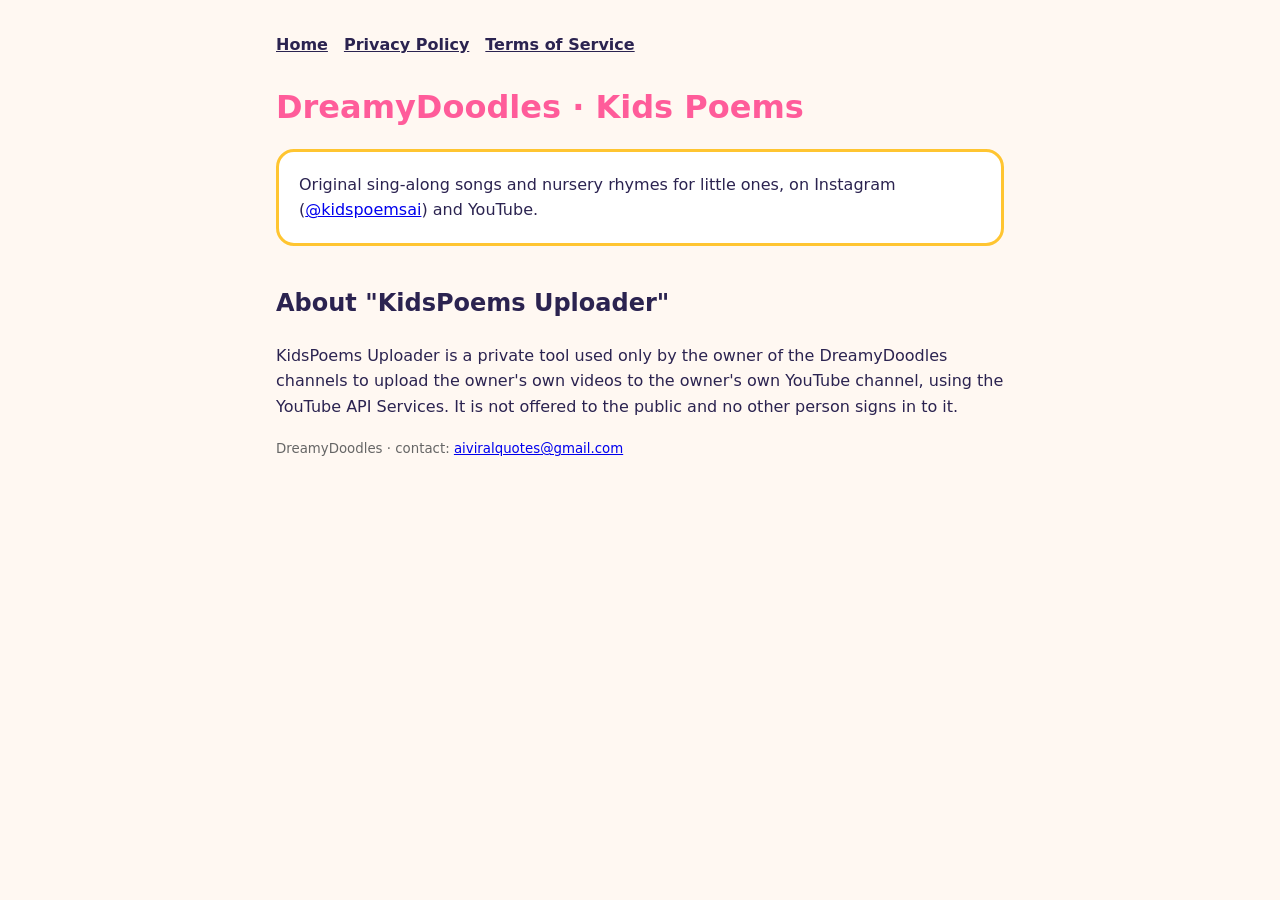
<file: index.html>
<!doctype html><html lang="en"><head><meta charset="utf-8"><meta name="viewport" content="width=device-width,initial-scale=1">
<title>DreamyDoodles · Kids Poems</title><link rel="stylesheet" href="style.css"></head><body><main>
<nav><a href="index.html">Home</a><a href="privacy.html">Privacy Policy</a><a href="terms.html">Terms of Service</a></nav>
<h1>DreamyDoodles · Kids Poems</h1>
<p class="card">Original sing-along songs and nursery rhymes for little ones, on Instagram
(<a href="https://www.instagram.com/kidspoemsai/">@kidspoemsai</a>) and YouTube.</p>
<h2>About "KidsPoems Uploader"</h2>
<p>KidsPoems Uploader is a private tool used only by the owner of the DreamyDoodles channels to upload the owner's own
videos to the owner's own YouTube channel, using the YouTube API Services. It is not offered to the public and no other
person signs in to it.</p>
<p><small>DreamyDoodles · contact: <a href="mailto:aiviralquotes@gmail.com">aiviralquotes@gmail.com</a></small></p>
</main></body></html>
</file>
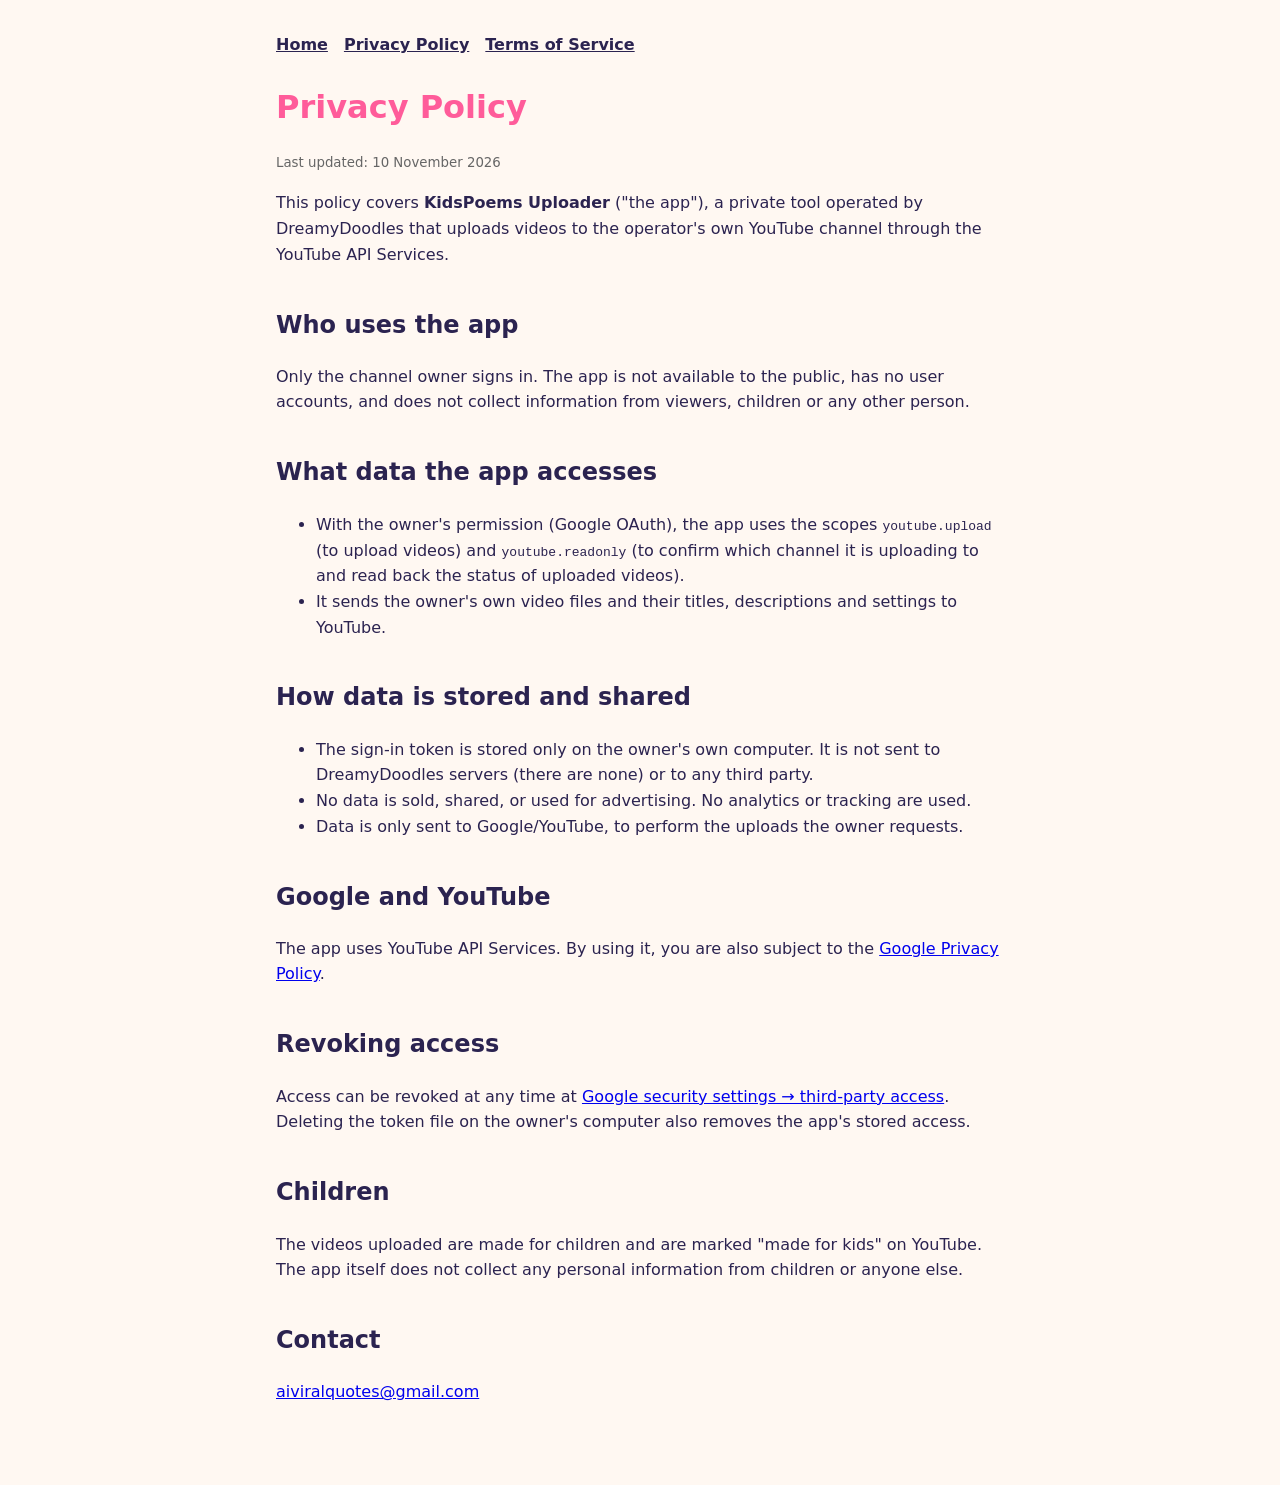
<file: privacy.html>
<!doctype html><html lang="en"><head><meta charset="utf-8"><meta name="viewport" content="width=device-width,initial-scale=1">
<title>Privacy Policy · DreamyDoodles</title><link rel="stylesheet" href="style.css"></head><body><main>
<nav><a href="index.html">Home</a><a href="privacy.html">Privacy Policy</a><a href="terms.html">Terms of Service</a></nav>
<h1>Privacy Policy</h1><p><small>Last updated: 10 November 2026</small></p>
<p>This policy covers <strong>KidsPoems Uploader</strong> ("the app"), a private tool operated by DreamyDoodles that
uploads videos to the operator's own YouTube channel through the YouTube API Services.</p>
<h2>Who uses the app</h2>
<p>Only the channel owner signs in. The app is not available to the public, has no user accounts, and does not collect
information from viewers, children or any other person.</p>
<h2>What data the app accesses</h2>
<ul>
<li>With the owner's permission (Google OAuth), the app uses the scopes <code>youtube.upload</code> (to upload videos) and
<code>youtube.readonly</code> (to confirm which channel it is uploading to and read back the status of uploaded videos).</li>
<li>It sends the owner's own video files and their titles, descriptions and settings to YouTube.</li>
</ul>
<h2>How data is stored and shared</h2>
<ul>
<li>The sign-in token is stored only on the owner's own computer. It is not sent to DreamyDoodles servers (there are none) or to any third party.</li>
<li>No data is sold, shared, or used for advertising. No analytics or tracking are used.</li>
<li>Data is only sent to Google/YouTube, to perform the uploads the owner requests.</li>
</ul>
<h2>Google and YouTube</h2>
<p>The app uses YouTube API Services. By using it, you are also subject to the
<a href="https://policies.google.com/privacy">Google Privacy Policy</a>.</p>
<h2>Revoking access</h2>
<p>Access can be revoked at any time at
<a href="https://security.google.com/settings/security/permissions">Google security settings → third-party access</a>.
Deleting the token file on the owner's computer also removes the app's stored access.</p>
<h2>Children</h2>
<p>The videos uploaded are made for children and are marked "made for kids" on YouTube. The app itself does not collect
any personal information from children or anyone else.</p>
<h2>Contact</h2><p><a href="mailto:aiviralquotes@gmail.com">aiviralquotes@gmail.com</a></p>
</main></body></html>
</file>
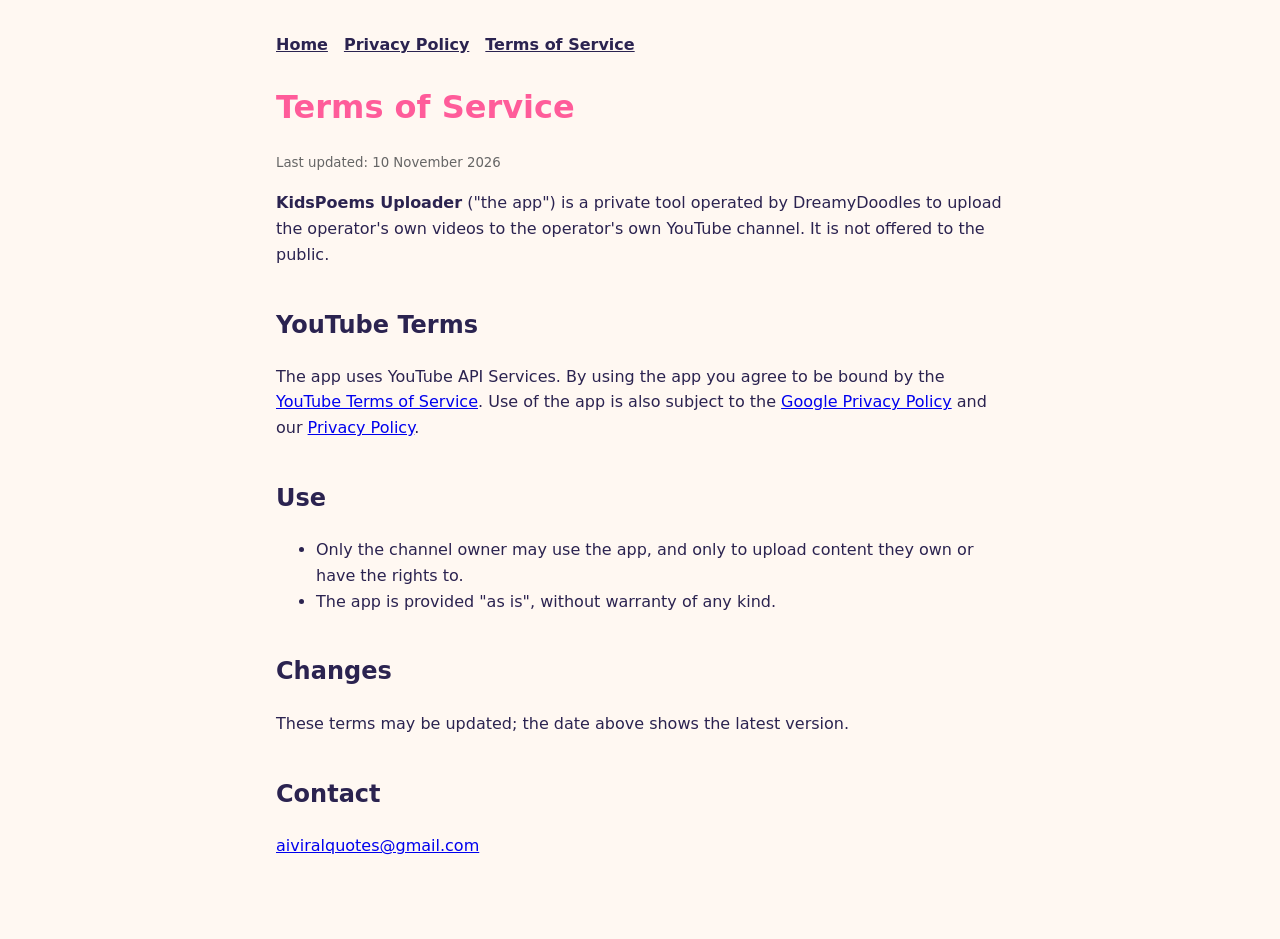
<file: terms.html>
<!doctype html><html lang="en"><head><meta charset="utf-8"><meta name="viewport" content="width=device-width,initial-scale=1">
<title>Terms of Service · DreamyDoodles</title><link rel="stylesheet" href="style.css"></head><body><main>
<nav><a href="index.html">Home</a><a href="privacy.html">Privacy Policy</a><a href="terms.html">Terms of Service</a></nav>
<h1>Terms of Service</h1><p><small>Last updated: 10 November 2026</small></p>
<p><strong>KidsPoems Uploader</strong> ("the app") is a private tool operated by DreamyDoodles to upload the operator's own
videos to the operator's own YouTube channel. It is not offered to the public.</p>
<h2>YouTube Terms</h2>
<p>The app uses YouTube API Services. By using the app you agree to be bound by the
<a href="https://www.youtube.com/t/terms">YouTube Terms of Service</a>. Use of the app is also subject to the
<a href="https://policies.google.com/privacy">Google Privacy Policy</a> and our <a href="privacy.html">Privacy Policy</a>.</p>
<h2>Use</h2>
<ul><li>Only the channel owner may use the app, and only to upload content they own or have the rights to.</li>
<li>The app is provided "as is", without warranty of any kind.</li></ul>
<h2>Changes</h2><p>These terms may be updated; the date above shows the latest version.</p>
<h2>Contact</h2><p><a href="mailto:aiviralquotes@gmail.com">aiviralquotes@gmail.com</a></p>
</main></body></html>
</file>
<file: style.css>
:root{--ink:#2B2350;--pink:#FF5C9A;--gold:#FFC531;--bg:#FFF8F2}
*{box-sizing:border-box}body{margin:0;font-family:system-ui,-apple-system,"Segoe UI",Roboto,sans-serif;background:var(--bg);color:var(--ink);line-height:1.6}
main{max-width:760px;margin:0 auto;padding:32px 16px 64px}h1{color:var(--pink);margin:.2em 0}h2{margin-top:1.6em}
nav{display:flex;gap:16px;flex-wrap:wrap;margin-bottom:24px}nav a{color:var(--ink);font-weight:600}
.card{background:#fff;border:3px solid var(--gold);border-radius:18px;padding:20px}small{color:#666}
</file>
